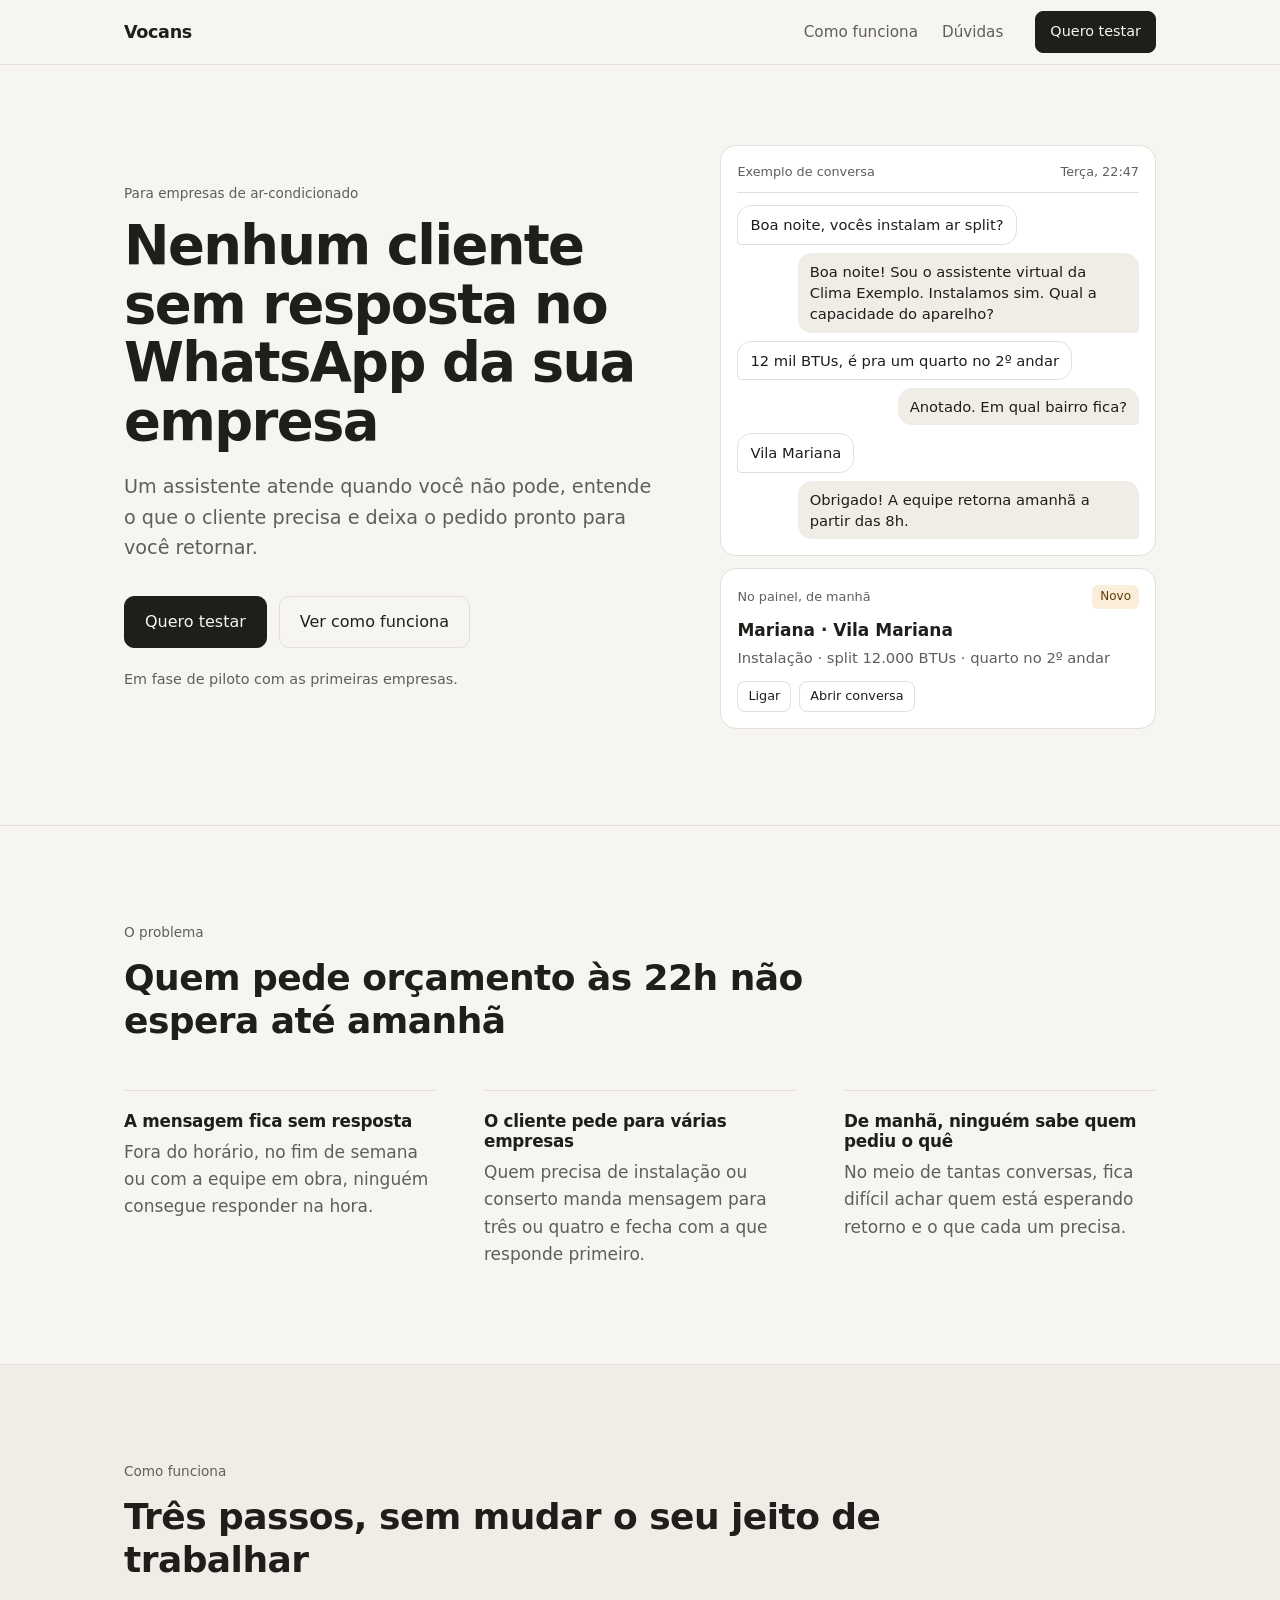
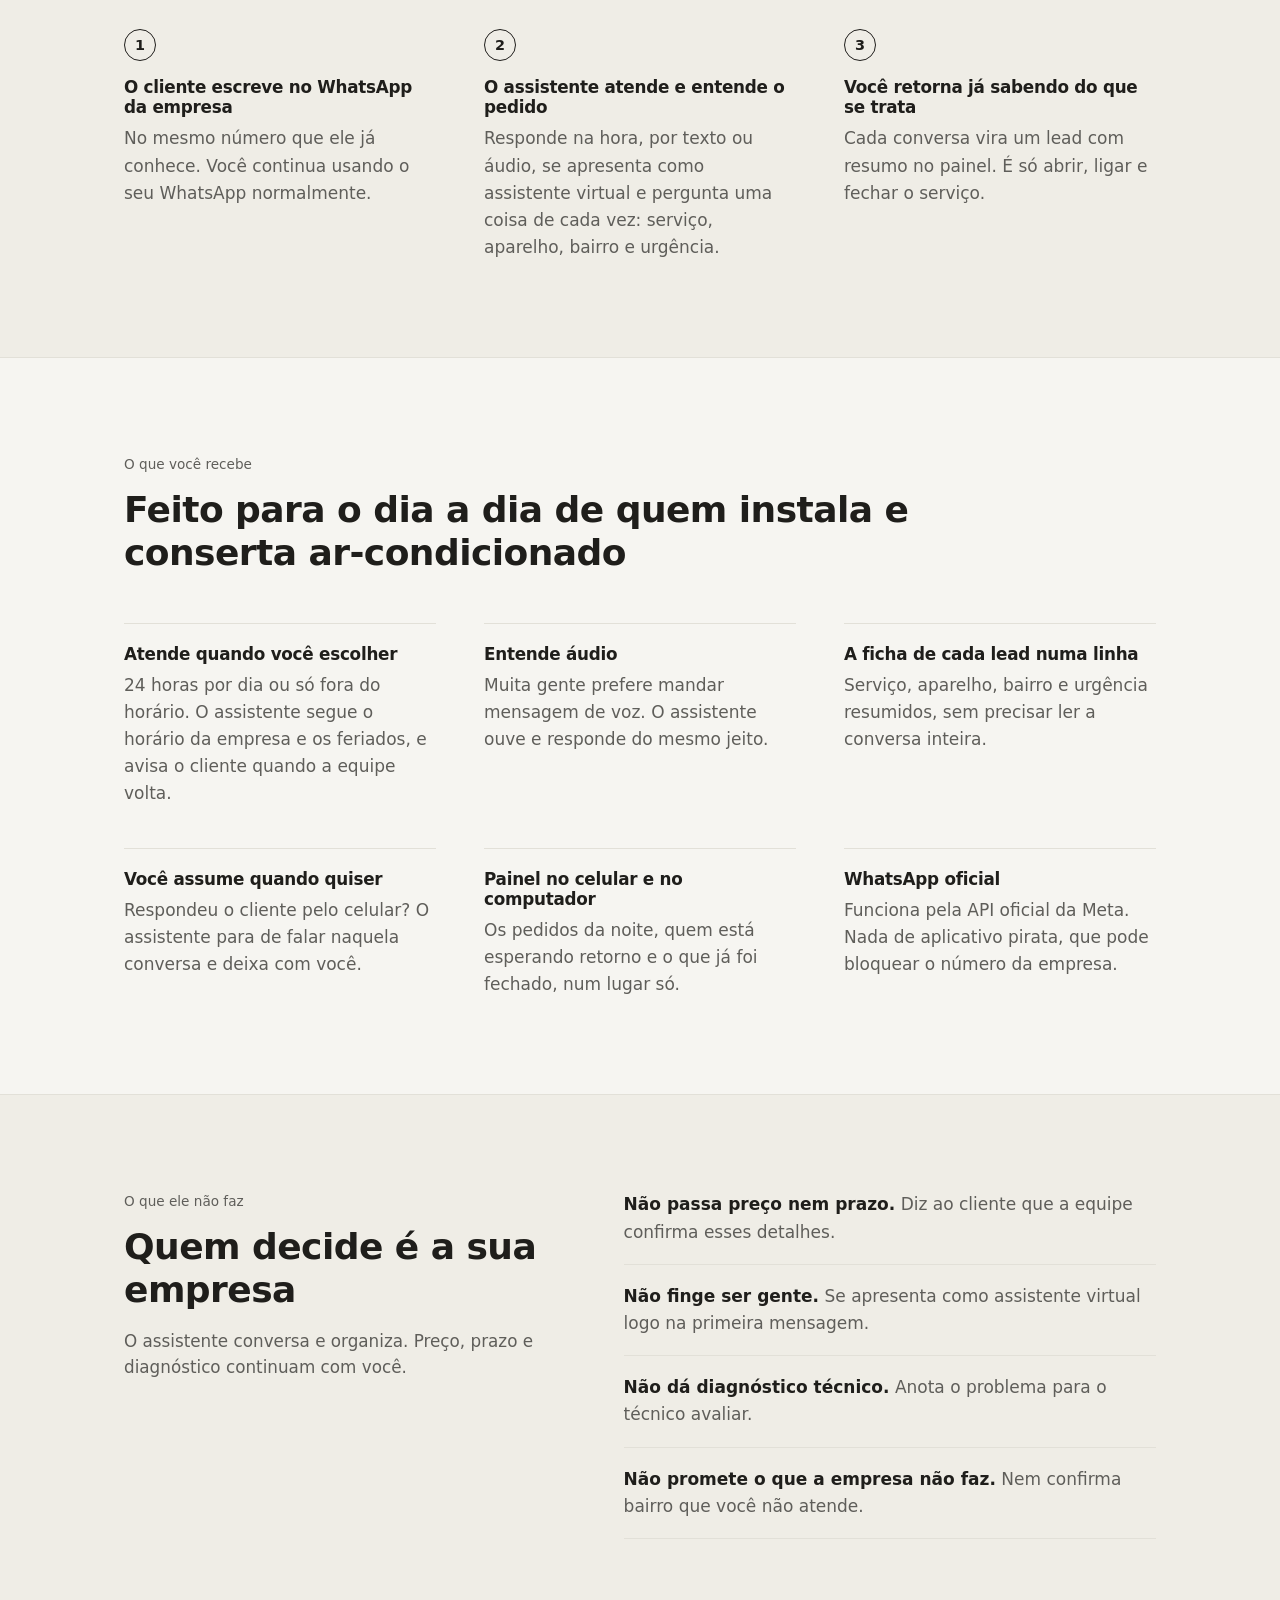
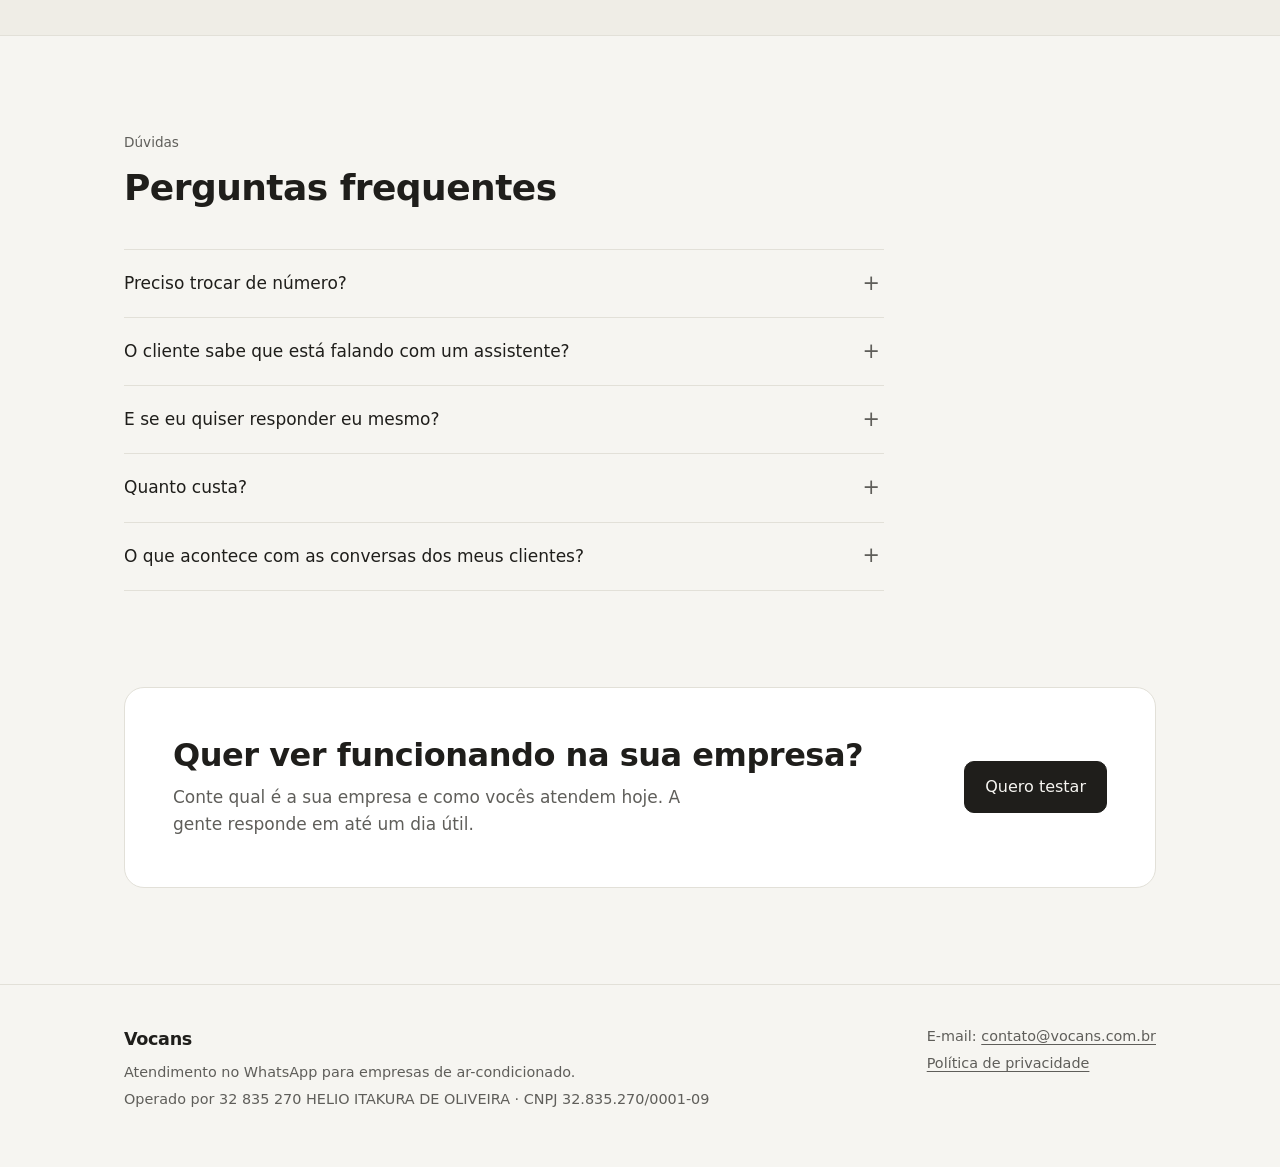
<file: index.html>
<!doctype html>
<html lang="pt-BR">
<head>
  <meta charset="utf-8">
  <meta name="viewport" content="width=device-width, initial-scale=1">
  <title>Vocans · Atendimento no WhatsApp para empresas de ar-condicionado</title>
  <meta name="description" content="Um assistente atende o WhatsApp da sua empresa de ar-condicionado quando você não pode, entende o pedido e deixa o lead pronto para você retornar.">
  <meta property="og:title" content="Vocans">
  <meta property="og:description" content="Nenhum cliente sem resposta no WhatsApp da sua empresa de ar-condicionado.">
  <meta property="og:type" content="website">
  <link rel="icon" href="data:image/svg+xml,%3Csvg xmlns='http://www.w3.org/2000/svg' viewBox='0 0 32 32'%3E%3Crect width='32' height='32' rx='7' fill='%231f1e1b'/%3E%3Ctext x='16' y='22.5' font-family='system-ui,sans-serif' font-size='18' font-weight='600' fill='%23f6f5f1' text-anchor='middle'%3EV%3C/text%3E%3C/svg%3E">
  <link rel="stylesheet" href="estilo.css">
</head>
<body>
  <header class="topo">
    <div class="caixa topo__linha">
      <a class="marca" href="./">Vocans</a>
      <nav class="topo__nav" aria-label="Seções">
        <a href="#como-funciona">Como funciona</a>
        <a href="#duvidas">Dúvidas</a>
      </nav>
      <a class="botao botao--pequeno" href="#contato">Quero testar</a>
    </div>
  </header>

  <main>
    <section class="capa">
      <div class="caixa capa__grade">
        <div class="capa__texto">
          <p class="rotulo">Para empresas de ar-condicionado</p>
          <h1>Nenhum cliente sem resposta no WhatsApp da sua empresa</h1>
          <p class="capa__sub">Um assistente atende quando você não pode, entende o que o cliente precisa e deixa o pedido pronto para você retornar.</p>
          <div class="capa__acoes">
            <a class="botao" href="#contato">Quero testar</a>
            <a class="botao botao--linha" href="#como-funciona">Ver como funciona</a>
          </div>
          <p class="capa__nota">Em fase de piloto com as primeiras empresas.</p>
        </div>

        <figure class="demo" aria-label="Exemplo de conversa e do lead que ela gera">
          <div class="chat">
            <div class="chat__topo">
              <span>Exemplo de conversa</span>
              <span>Terça, 22:47</span>
            </div>
            <p class="balao balao--cliente">Boa noite, vocês instalam ar split?</p>
            <p class="balao balao--empresa">Boa noite! Sou o assistente virtual da Clima Exemplo. Instalamos sim. Qual a capacidade do aparelho?</p>
            <p class="balao balao--cliente">12 mil BTUs, é pra um quarto no 2º andar</p>
            <p class="balao balao--empresa">Anotado. Em qual bairro fica?</p>
            <p class="balao balao--cliente">Vila Mariana</p>
            <p class="balao balao--empresa">Obrigado! A equipe retorna amanhã a partir das 8h.</p>
          </div>
          <div class="lead">
            <div class="lead__topo">
              <span class="lead__titulo">No painel, de manhã</span>
              <span class="etiqueta">Novo</span>
            </div>
            <p class="lead__nome">Mariana · Vila Mariana</p>
            <p class="lead__ficha">Instalação · split 12.000 BTUs · quarto no 2º andar</p>
            <div class="lead__acoes">
              <span class="mini">Ligar</span>
              <span class="mini">Abrir conversa</span>
            </div>
          </div>
        </figure>
      </div>
    </section>

    <section class="secao">
      <div class="caixa">
        <p class="rotulo">O problema</p>
        <h2>Quem pede orçamento às 22h não espera até amanhã</h2>
        <div class="colunas">
          <div>
            <h3>A mensagem fica sem resposta</h3>
            <p>Fora do horário, no fim de semana ou com a equipe em obra, ninguém consegue responder na hora.</p>
          </div>
          <div>
            <h3>O cliente pede para várias empresas</h3>
            <p>Quem precisa de instalação ou conserto manda mensagem para três ou quatro e fecha com a que responde primeiro.</p>
          </div>
          <div>
            <h3>De manhã, ninguém sabe quem pediu o quê</h3>
            <p>No meio de tantas conversas, fica difícil achar quem está esperando retorno e o que cada um precisa.</p>
          </div>
        </div>
      </div>
    </section>

    <section class="secao secao--fundo" id="como-funciona">
      <div class="caixa">
        <p class="rotulo">Como funciona</p>
        <h2>Três passos, sem mudar o seu jeito de trabalhar</h2>
        <ol class="passos">
          <li>
            <span class="passos__num">1</span>
            <h3>O cliente escreve no WhatsApp da empresa</h3>
            <p>No mesmo número que ele já conhece. Você continua usando o seu WhatsApp normalmente.</p>
          </li>
          <li>
            <span class="passos__num">2</span>
            <h3>O assistente atende e entende o pedido</h3>
            <p>Responde na hora, por texto ou áudio, se apresenta como assistente virtual e pergunta uma coisa de cada vez: serviço, aparelho, bairro e urgência.</p>
          </li>
          <li>
            <span class="passos__num">3</span>
            <h3>Você retorna já sabendo do que se trata</h3>
            <p>Cada conversa vira um lead com resumo no painel. É só abrir, ligar e fechar o serviço.</p>
          </li>
        </ol>
      </div>
    </section>

    <section class="secao">
      <div class="caixa">
        <p class="rotulo">O que você recebe</p>
        <h2>Feito para o dia a dia de quem instala e conserta ar-condicionado</h2>
        <div class="recursos">
          <div>
            <h3>Atende quando você escolher</h3>
            <p>24 horas por dia ou só fora do horário. O assistente segue o horário da empresa e os feriados, e avisa o cliente quando a equipe volta.</p>
          </div>
          <div>
            <h3>Entende áudio</h3>
            <p>Muita gente prefere mandar mensagem de voz. O assistente ouve e responde do mesmo jeito.</p>
          </div>
          <div>
            <h3>A ficha de cada lead numa linha</h3>
            <p>Serviço, aparelho, bairro e urgência resumidos, sem precisar ler a conversa inteira.</p>
          </div>
          <div>
            <h3>Você assume quando quiser</h3>
            <p>Respondeu o cliente pelo celular? O assistente para de falar naquela conversa e deixa com você.</p>
          </div>
          <div>
            <h3>Painel no celular e no computador</h3>
            <p>Os pedidos da noite, quem está esperando retorno e o que já foi fechado, num lugar só.</p>
          </div>
          <div>
            <h3>WhatsApp oficial</h3>
            <p>Funciona pela API oficial da Meta. Nada de aplicativo pirata, que pode bloquear o número da empresa.</p>
          </div>
        </div>
      </div>
    </section>

    <section class="secao secao--fundo">
      <div class="caixa limites">
        <div>
          <p class="rotulo">O que ele não faz</p>
          <h2>Quem decide é a sua empresa</h2>
          <p class="limites__intro">O assistente conversa e organiza. Preço, prazo e diagnóstico continuam com você.</p>
        </div>
        <ul class="limites__lista">
          <li><strong>Não passa preço nem prazo.</strong> Diz ao cliente que a equipe confirma esses detalhes.</li>
          <li><strong>Não finge ser gente.</strong> Se apresenta como assistente virtual logo na primeira mensagem.</li>
          <li><strong>Não dá diagnóstico técnico.</strong> Anota o problema para o técnico avaliar.</li>
          <li><strong>Não promete o que a empresa não faz.</strong> Nem confirma bairro que você não atende.</li>
        </ul>
      </div>
    </section>

    <section class="secao" id="duvidas">
      <div class="caixa">
        <p class="rotulo">Dúvidas</p>
        <h2>Perguntas frequentes</h2>
        <div class="faq">
          <details>
            <summary>Preciso trocar de número?</summary>
            <p>Não. O assistente funciona no número de WhatsApp Business que a empresa já usa, e você continua respondendo pelo app quando quiser.</p>
          </details>
          <details>
            <summary>O cliente sabe que está falando com um assistente?</summary>
            <p>Sabe. Na primeira resposta ele se apresenta como o assistente virtual da sua empresa.</p>
          </details>
          <details>
            <summary>E se eu quiser responder eu mesmo?</summary>
            <p>É só responder pelo WhatsApp. O assistente percebe e fica quieto naquela conversa até ela esfriar.</p>
          </details>
          <details>
            <summary>Quanto custa?</summary>
            <p>Estamos em fase de piloto com as primeiras empresas. Fale com a gente para saber as condições.</p>
          </details>
          <details>
            <summary>O que acontece com as conversas dos meus clientes?</summary>
            <p>Elas ficam guardadas só para a sua empresa e são usadas para atender e montar os leads. Não vendemos dados nem usamos para publicidade. Os detalhes estão na <a href="privacidade.html">política de privacidade</a>.</p>
          </details>
        </div>
      </div>
    </section>

    <section class="secao secao--ultima" id="contato">
      <div class="caixa">
        <div class="chamada">
          <div>
            <h2>Quer ver funcionando na sua empresa?</h2>
            <p>Conte qual é a sua empresa e como vocês atendem hoje. A gente responde em até um dia útil.</p>
          </div>
          <a class="botao" href="mailto:contato@vocans.com.br?subject=Quero%20testar%20o%20Vocans">Quero testar</a>
        </div>
      </div>
    </section>
  </main>

  <footer class="rodape">
    <div class="caixa rodape__grade">
      <div>
        <p class="marca">Vocans</p>
        <p>Atendimento no WhatsApp para empresas de ar-condicionado.</p>
        <p>Operado por 32 835 270 HELIO ITAKURA DE OLIVEIRA · CNPJ 32.835.270/0001-09</p>
      </div>
      <div>
        <p>E-mail: <a href="mailto:contato@vocans.com.br">contato@vocans.com.br</a></p>
        <p><a href="privacidade.html">Política de privacidade</a></p>
      </div>
    </div>
  </footer>
</body>
</html>
</file>
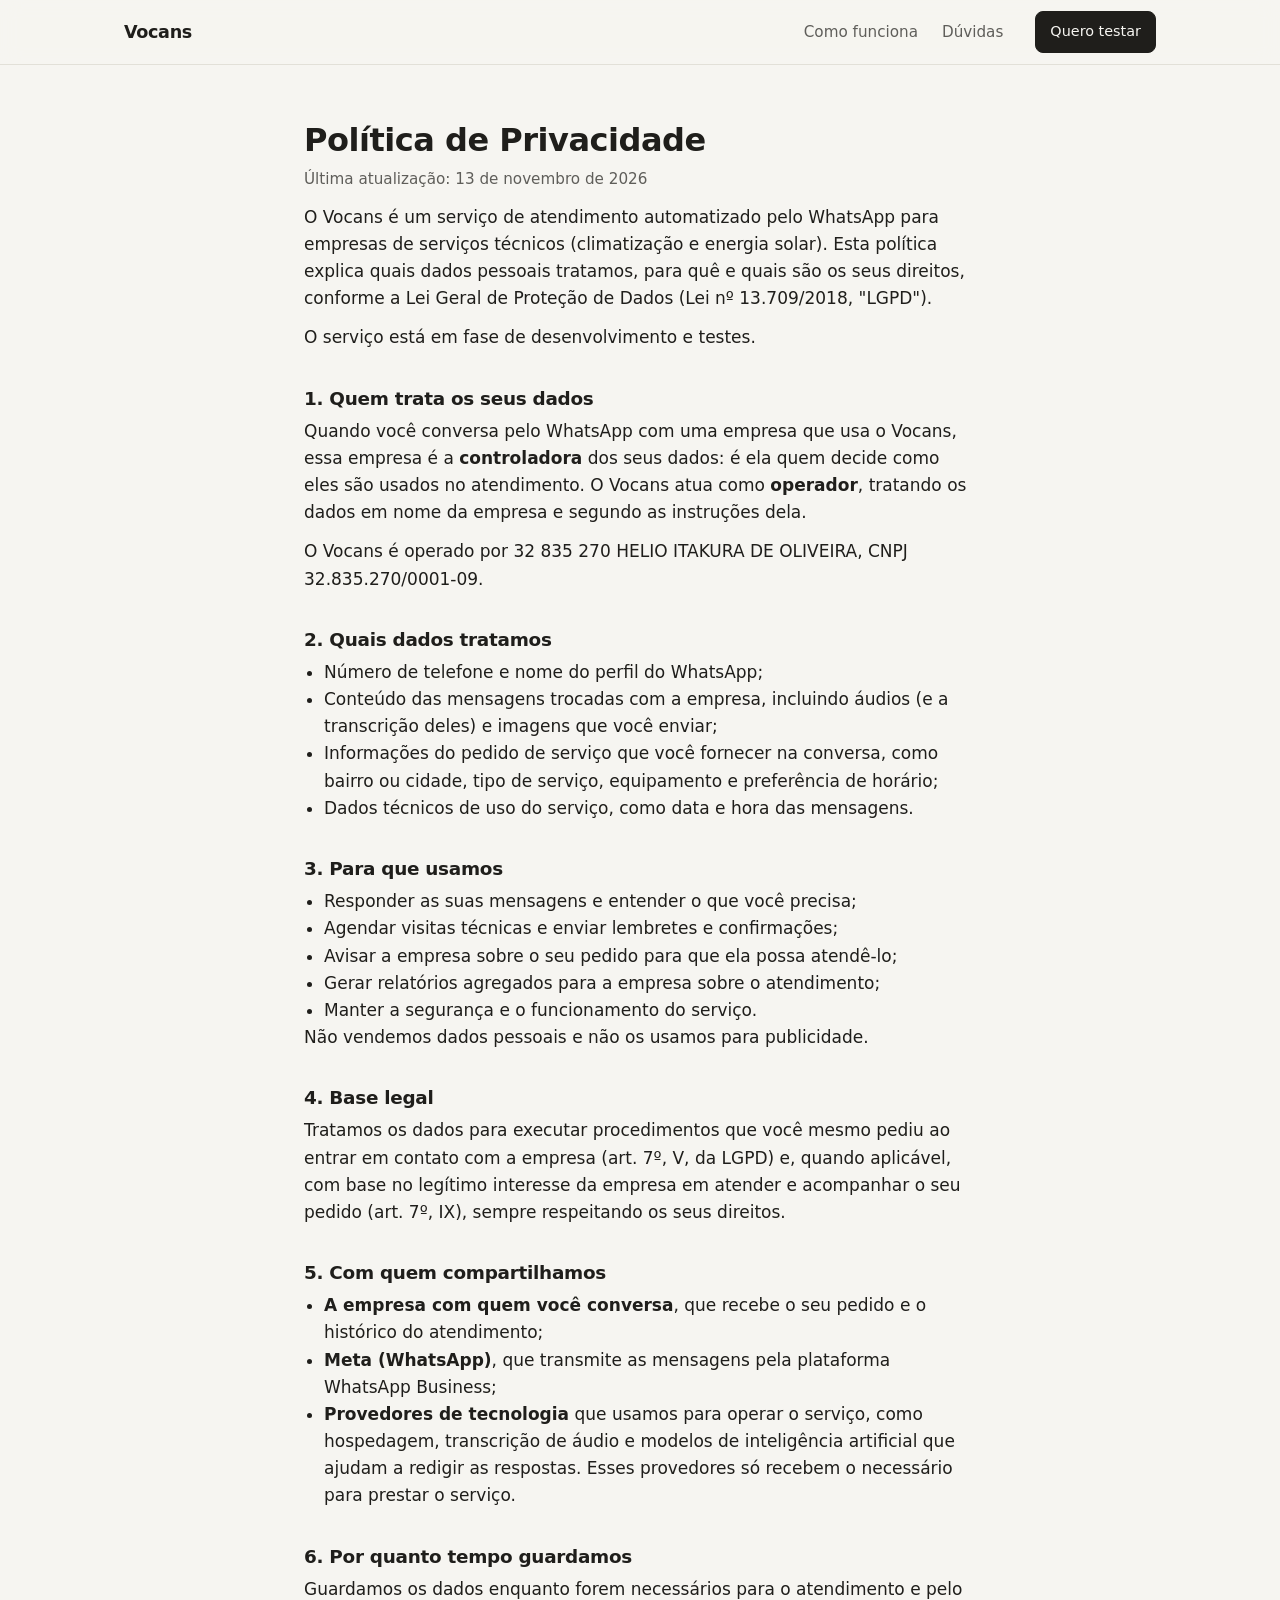
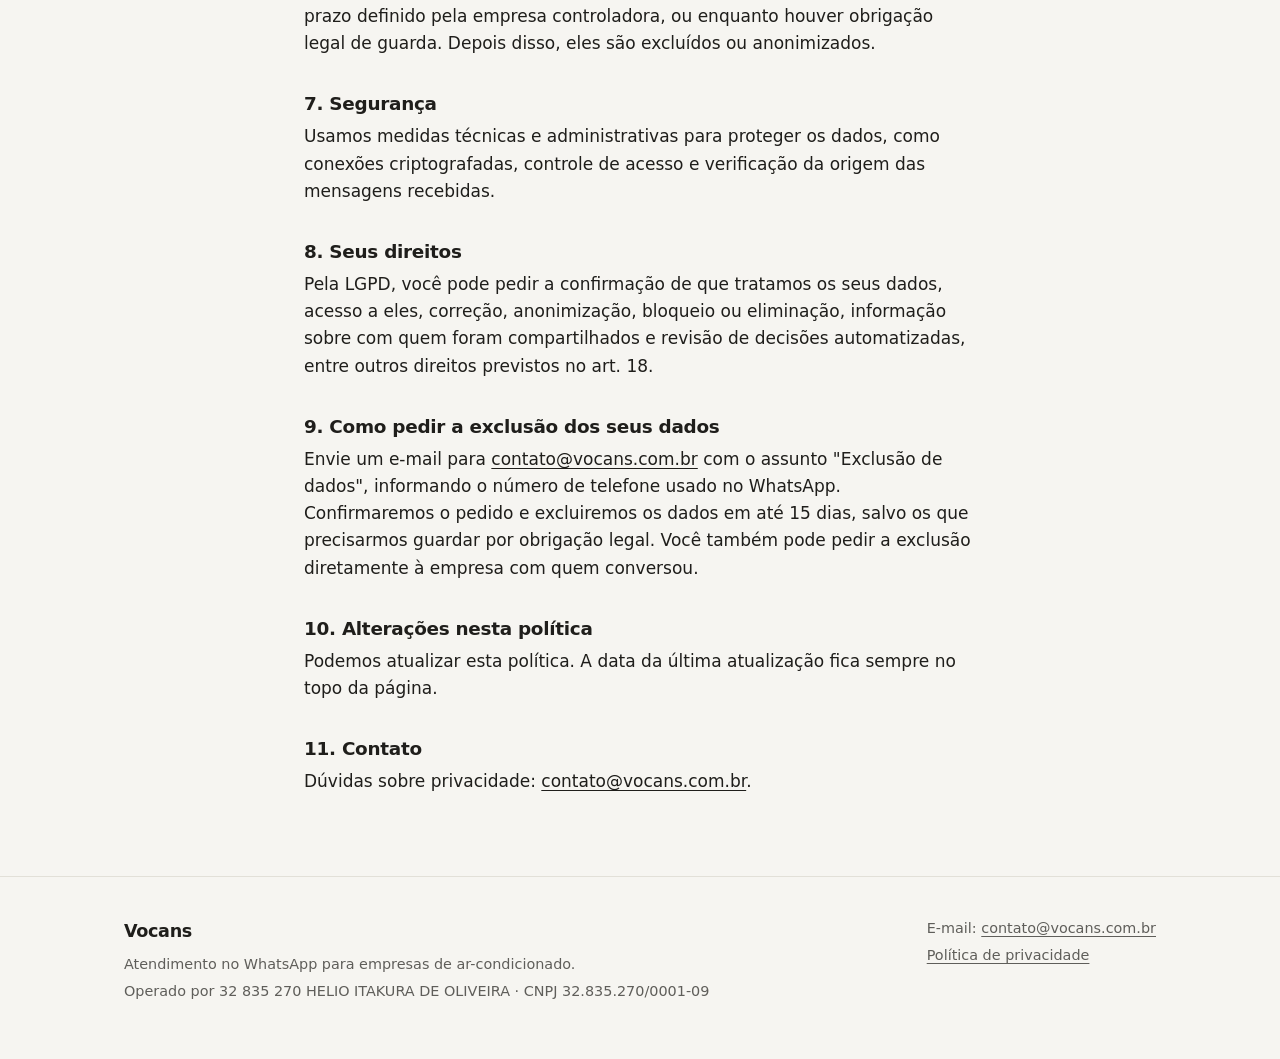
<file: privacidade.html>
<!doctype html>
<html lang="pt-BR">
<head>
  <meta charset="utf-8">
  <meta name="viewport" content="width=device-width, initial-scale=1">
  <title>Política de Privacidade — Vocans</title>
  <link rel="icon" href="data:image/svg+xml,%3Csvg xmlns='http://www.w3.org/2000/svg' viewBox='0 0 32 32'%3E%3Crect width='32' height='32' rx='7' fill='%231f1e1b'/%3E%3Ctext x='16' y='22.5' font-family='system-ui,sans-serif' font-size='18' font-weight='600' fill='%23f6f5f1' text-anchor='middle'%3EV%3C/text%3E%3C/svg%3E">
  <link rel="stylesheet" href="estilo.css">
</head>
<body>
  <header class="topo">
    <div class="caixa topo__linha">
      <a class="marca" href="./">Vocans</a>
      <nav class="topo__nav" aria-label="Seções">
        <a href="./#como-funciona">Como funciona</a>
        <a href="./#duvidas">Dúvidas</a>
      </nav>
      <a class="botao botao--pequeno" href="./#contato">Quero testar</a>
    </div>
  </header>

  <main class="texto">
    <h1>Política de Privacidade</h1>
    <p class="suave">Última atualização: 13 de novembro de 2026</p>

    <p>O Vocans é um serviço de atendimento automatizado pelo WhatsApp para empresas de serviços técnicos (climatização e energia solar). Esta política explica quais dados pessoais tratamos, para quê e quais são os seus direitos, conforme a Lei Geral de Proteção de Dados (Lei nº 13.709/2018, "LGPD").</p>
    <p>O serviço está em fase de desenvolvimento e testes.</p>

    <h2>1. Quem trata os seus dados</h2>
    <p>Quando você conversa pelo WhatsApp com uma empresa que usa o Vocans, essa empresa é a <strong>controladora</strong> dos seus dados: é ela quem decide como eles são usados no atendimento. O Vocans atua como <strong>operador</strong>, tratando os dados em nome da empresa e segundo as instruções dela.</p>
    <p>O Vocans é operado por 32 835 270 HELIO ITAKURA DE OLIVEIRA, CNPJ 32.835.270/0001-09.</p>

    <h2>2. Quais dados tratamos</h2>
    <ul>
      <li>Número de telefone e nome do perfil do WhatsApp;</li>
      <li>Conteúdo das mensagens trocadas com a empresa, incluindo áudios (e a transcrição deles) e imagens que você enviar;</li>
      <li>Informações do pedido de serviço que você fornecer na conversa, como bairro ou cidade, tipo de serviço, equipamento e preferência de horário;</li>
      <li>Dados técnicos de uso do serviço, como data e hora das mensagens.</li>
    </ul>

    <h2>3. Para que usamos</h2>
    <ul>
      <li>Responder as suas mensagens e entender o que você precisa;</li>
      <li>Agendar visitas técnicas e enviar lembretes e confirmações;</li>
      <li>Avisar a empresa sobre o seu pedido para que ela possa atendê-lo;</li>
      <li>Gerar relatórios agregados para a empresa sobre o atendimento;</li>
      <li>Manter a segurança e o funcionamento do serviço.</li>
    </ul>
    <p>Não vendemos dados pessoais e não os usamos para publicidade.</p>

    <h2>4. Base legal</h2>
    <p>Tratamos os dados para executar procedimentos que você mesmo pediu ao entrar em contato com a empresa (art. 7º, V, da LGPD) e, quando aplicável, com base no legítimo interesse da empresa em atender e acompanhar o seu pedido (art. 7º, IX), sempre respeitando os seus direitos.</p>

    <h2>5. Com quem compartilhamos</h2>
    <ul>
      <li><strong>A empresa com quem você conversa</strong>, que recebe o seu pedido e o histórico do atendimento;</li>
      <li><strong>Meta (WhatsApp)</strong>, que transmite as mensagens pela plataforma WhatsApp Business;</li>
      <li><strong>Provedores de tecnologia</strong> que usamos para operar o serviço, como hospedagem, transcrição de áudio e modelos de inteligência artificial que ajudam a redigir as respostas. Esses provedores só recebem o necessário para prestar o serviço.</li>
    </ul>

    <h2>6. Por quanto tempo guardamos</h2>
    <p>Guardamos os dados enquanto forem necessários para o atendimento e pelo prazo definido pela empresa controladora, ou enquanto houver obrigação legal de guarda. Depois disso, eles são excluídos ou anonimizados.</p>

    <h2>7. Segurança</h2>
    <p>Usamos medidas técnicas e administrativas para proteger os dados, como conexões criptografadas, controle de acesso e verificação da origem das mensagens recebidas.</p>

    <h2>8. Seus direitos</h2>
    <p>Pela LGPD, você pode pedir a confirmação de que tratamos os seus dados, acesso a eles, correção, anonimização, bloqueio ou eliminação, informação sobre com quem foram compartilhados e revisão de decisões automatizadas, entre outros direitos previstos no art. 18.</p>

    <h2 id="exclusao-de-dados">9. Como pedir a exclusão dos seus dados</h2>
    <p>Envie um e-mail para <a href="mailto:contato@vocans.com.br">contato@vocans.com.br</a> com o assunto "Exclusão de dados", informando o número de telefone usado no WhatsApp. Confirmaremos o pedido e excluiremos os dados em até 15 dias, salvo os que precisarmos guardar por obrigação legal. Você também pode pedir a exclusão diretamente à empresa com quem conversou.</p>

    <h2>10. Alterações nesta política</h2>
    <p>Podemos atualizar esta política. A data da última atualização fica sempre no topo da página.</p>

    <h2>11. Contato</h2>
    <p>Dúvidas sobre privacidade: <a href="mailto:contato@vocans.com.br">contato@vocans.com.br</a>.</p>
  </main>

  <footer class="rodape">
    <div class="caixa rodape__grade">
      <div>
        <p class="marca">Vocans</p>
        <p>Atendimento no WhatsApp para empresas de ar-condicionado.</p>
        <p>Operado por 32 835 270 HELIO ITAKURA DE OLIVEIRA · CNPJ 32.835.270/0001-09</p>
      </div>
      <div>
        <p>E-mail: <a href="mailto:contato@vocans.com.br">contato@vocans.com.br</a></p>
        <p><a href="privacidade.html">Política de privacidade</a></p>
      </div>
    </div>
  </footer>
</body>
</html>
</file>
<file: estilo.css>
:root {
  --fundo: #f6f5f1;
  --superficie: #ffffff;
  --faixa: #efede6;
  --texto: #1f1e1b;
  --suave: #5f5e5a;
  --linha: #e2e0d8;
  --tinta: #1f1e1b;
  --tinta-texto: #f6f5f1;
  --balao-empresa: #efede6;
  --aviso-fundo: #faeeda;
  --aviso-texto: #633806;
  --link: #1f1e1b;
  color-scheme: light;
}
@media (prefers-color-scheme: dark) {
  :root {
    --fundo: #161614;
    --superficie: #1f1f1c;
    --faixa: #1b1b19;
    --texto: #ecebe6;
    --suave: #a3a29b;
    --linha: #2f2e2a;
    --tinta: #ecebe6;
    --tinta-texto: #161614;
    --balao-empresa: #2a2925;
    --aviso-fundo: #412402;
    --aviso-texto: #fac775;
    --link: #ecebe6;
    color-scheme: dark;
  }
}

* { box-sizing: border-box; }
html { scroll-behavior: smooth; scroll-padding-top: 72px; }
body {
  margin: 0;
  background: var(--fundo);
  color: var(--texto);
  font: 17px/1.6 system-ui, -apple-system, "Segoe UI", Roboto, sans-serif;
  -webkit-font-smoothing: antialiased;
}
h1, h2, h3 { line-height: 1.2; letter-spacing: -0.015em; margin: 0; font-weight: 600; }
p { margin: 0; }
a { color: var(--link); text-underline-offset: 3px; }
a:focus-visible, summary:focus-visible { outline: 2px solid var(--texto); outline-offset: 3px; border-radius: 4px; }

.caixa { max-width: 1080px; margin: 0 auto; padding: 0 24px; }

.rotulo {
  font-size: 0.85rem;
  color: var(--suave);
  margin-bottom: 12px;
}

.botao {
  display: inline-block;
  background: var(--tinta);
  color: var(--tinta-texto);
  border: 1px solid var(--tinta);
  padding: 12px 20px;
  border-radius: 10px;
  font-weight: 500;
  font-size: 1rem;
  text-decoration: none;
  white-space: nowrap;
  transition: opacity 0.15s;
}
.botao:hover { opacity: 0.85; }
.botao--linha { background: transparent; color: var(--texto); border-color: var(--linha); }
.botao--linha:hover { opacity: 1; border-color: var(--suave); }
.botao--pequeno { padding: 8px 14px; font-size: 0.9rem; border-radius: 8px; }

/* Topo */
.topo {
  position: sticky;
  top: 0;
  z-index: 10;
  background: color-mix(in srgb, var(--fundo) 88%, transparent);
  backdrop-filter: saturate(1.4) blur(10px);
  -webkit-backdrop-filter: saturate(1.4) blur(10px);
  border-bottom: 1px solid var(--linha);
}
.topo__linha { display: flex; align-items: center; gap: 32px; height: 64px; }
.marca { font-weight: 600; font-size: 1.1rem; letter-spacing: -0.02em; color: var(--texto); text-decoration: none; }
.topo__nav { display: flex; gap: 24px; margin-left: auto; }
.topo__nav a { color: var(--suave); text-decoration: none; font-size: 0.95rem; }
.topo__nav a:hover { color: var(--texto); }

/* Capa */
.capa { padding: 80px 0 96px; }
.capa__grade { display: grid; grid-template-columns: 1.1fr 0.9fr; gap: 64px; align-items: center; }
.capa h1 { font-size: clamp(2.1rem, 4.6vw, 3.4rem); letter-spacing: -0.03em; line-height: 1.08; }
.capa__sub { font-size: 1.2rem; color: var(--suave); margin-top: 20px; max-width: 34em; }
.capa__acoes { display: flex; flex-wrap: wrap; gap: 12px; margin-top: 32px; }
.capa__nota { font-size: 0.9rem; color: var(--suave); margin-top: 20px; }

/* Demonstração */
.demo { margin: 0; display: grid; gap: 12px; }
.chat, .lead {
  background: var(--superficie);
  border: 1px solid var(--linha);
  border-radius: 16px;
}
.chat { padding: 16px; display: flex; flex-direction: column; gap: 8px; }
.chat__topo {
  display: flex;
  justify-content: space-between;
  font-size: 0.8rem;
  color: var(--suave);
  padding-bottom: 10px;
  margin-bottom: 4px;
  border-bottom: 1px solid var(--linha);
}
.balao {
  max-width: 85%;
  padding: 8px 12px;
  border-radius: 14px;
  font-size: 0.92rem;
  line-height: 1.45;
}
.balao--cliente { align-self: flex-start; border: 1px solid var(--linha); border-bottom-left-radius: 4px; }
.balao--empresa { align-self: flex-end; background: var(--balao-empresa); border-bottom-right-radius: 4px; }
.lead { padding: 16px; }
.lead__topo { display: flex; justify-content: space-between; align-items: center; margin-bottom: 8px; }
.lead__titulo { font-size: 0.8rem; color: var(--suave); }
.etiqueta {
  font-size: 0.75rem;
  font-weight: 500;
  background: var(--aviso-fundo);
  color: var(--aviso-texto);
  padding: 2px 8px;
  border-radius: 6px;
}
.lead__nome { font-weight: 600; }
.lead__ficha { color: var(--suave); font-size: 0.92rem; margin-top: 2px; }
.lead__acoes { display: flex; gap: 8px; margin-top: 12px; }
.mini {
  font-size: 0.8rem;
  border: 1px solid var(--linha);
  border-radius: 8px;
  padding: 4px 10px;
}

/* Seções */
.secao { padding: 96px 0; border-top: 1px solid var(--linha); }
.secao--fundo { background: var(--faixa); }
.secao--ultima { border-top: 0; padding-top: 0; }
.secao h2 { font-size: clamp(1.6rem, 3vw, 2.25rem); max-width: 22em; }
.secao h3 { font-size: 1.05rem; margin-bottom: 8px; }
.secao h3 + p, .recursos p, .colunas p, .passos p { color: var(--suave); }

.colunas, .recursos { display: grid; grid-template-columns: repeat(3, minmax(0, 1fr)); gap: 40px 48px; margin-top: 48px; }
.recursos > div, .colunas > div { border-top: 1px solid var(--linha); padding-top: 20px; }

.passos { list-style: none; padding: 0; margin: 48px 0 0; display: grid; grid-template-columns: repeat(3, minmax(0, 1fr)); gap: 48px; }
.passos__num {
  display: inline-flex;
  align-items: center;
  justify-content: center;
  width: 32px;
  height: 32px;
  border-radius: 50%;
  border: 1px solid var(--texto);
  font-size: 0.9rem;
  font-weight: 600;
  margin-bottom: 16px;
}

.limites { display: grid; grid-template-columns: 0.9fr 1.1fr; gap: 64px; align-items: start; }
.limites__intro { color: var(--suave); margin-top: 16px; font-size: 1.05rem; }
.limites__lista { list-style: none; padding: 0; margin: 0; }
.limites__lista li { padding: 18px 0; border-bottom: 1px solid var(--linha); color: var(--suave); }
.limites__lista li:first-child { padding-top: 0; }
.limites__lista strong { color: var(--texto); font-weight: 600; }

.faq { margin-top: 40px; border-top: 1px solid var(--linha); max-width: 760px; }
.faq details { border-bottom: 1px solid var(--linha); }
.faq summary {
  cursor: pointer;
  list-style: none;
  padding: 20px 32px 20px 0;
  font-weight: 500;
  position: relative;
}
.faq summary::-webkit-details-marker { display: none; }
.faq summary::after {
  content: "+";
  position: absolute;
  right: 4px;
  top: 50%;
  transform: translateY(-50%);
  font-size: 1.3rem;
  font-weight: 400;
  color: var(--suave);
}
.faq details[open] summary::after { content: "–"; }
.faq details p { color: var(--suave); padding: 0 32px 20px 0; }

.chamada {
  display: flex;
  align-items: center;
  justify-content: space-between;
  gap: 32px;
  background: var(--superficie);
  border: 1px solid var(--linha);
  border-radius: 20px;
  padding: 48px;
}
.chamada h2 { font-size: clamp(1.5rem, 2.6vw, 2rem); }
.chamada p { color: var(--suave); margin-top: 10px; max-width: 32em; }

/* Rodapé */
.rodape { border-top: 1px solid var(--linha); padding: 40px 0 56px; font-size: 0.9rem; color: var(--suave); }
.rodape__grade { display: flex; justify-content: space-between; gap: 32px; flex-wrap: wrap; }
.rodape p + p { margin-top: 4px; }
.rodape .marca { display: block; margin-bottom: 8px; }
.rodape a { color: var(--suave); }

/* Página de texto (política de privacidade) */
.texto { max-width: 720px; margin: 0 auto; padding: 56px 24px 80px; }
.texto h1 { font-size: 2rem; margin-bottom: 8px; }
.texto h2 { font-size: 1.15rem; margin: 36px 0 8px; }
.texto p, .texto li { color: var(--texto); }
.texto p + p { margin-top: 12px; }
.texto ul { padding-left: 20px; margin: 8px 0 0; }
.texto .suave { color: var(--suave); font-size: 0.95rem; }

@media (max-width: 860px) {
  .capa { padding: 48px 0 64px; }
  .capa__grade, .limites { grid-template-columns: 1fr; gap: 40px; }
  .colunas, .recursos, .passos { grid-template-columns: 1fr; gap: 28px; }
  .secao { padding: 64px 0; }
  .chamada { flex-direction: column; align-items: flex-start; padding: 32px 24px; }
}
@media (max-width: 600px) {
  .caixa { padding: 0 16px; }
  .topo__nav { display: none; }
  .topo__linha { justify-content: space-between; }
  .capa__sub { font-size: 1.08rem; }
  .capa__acoes .botao { flex: 1 1 auto; text-align: center; }
  .texto { padding: 40px 16px 64px; }
}
</file>
